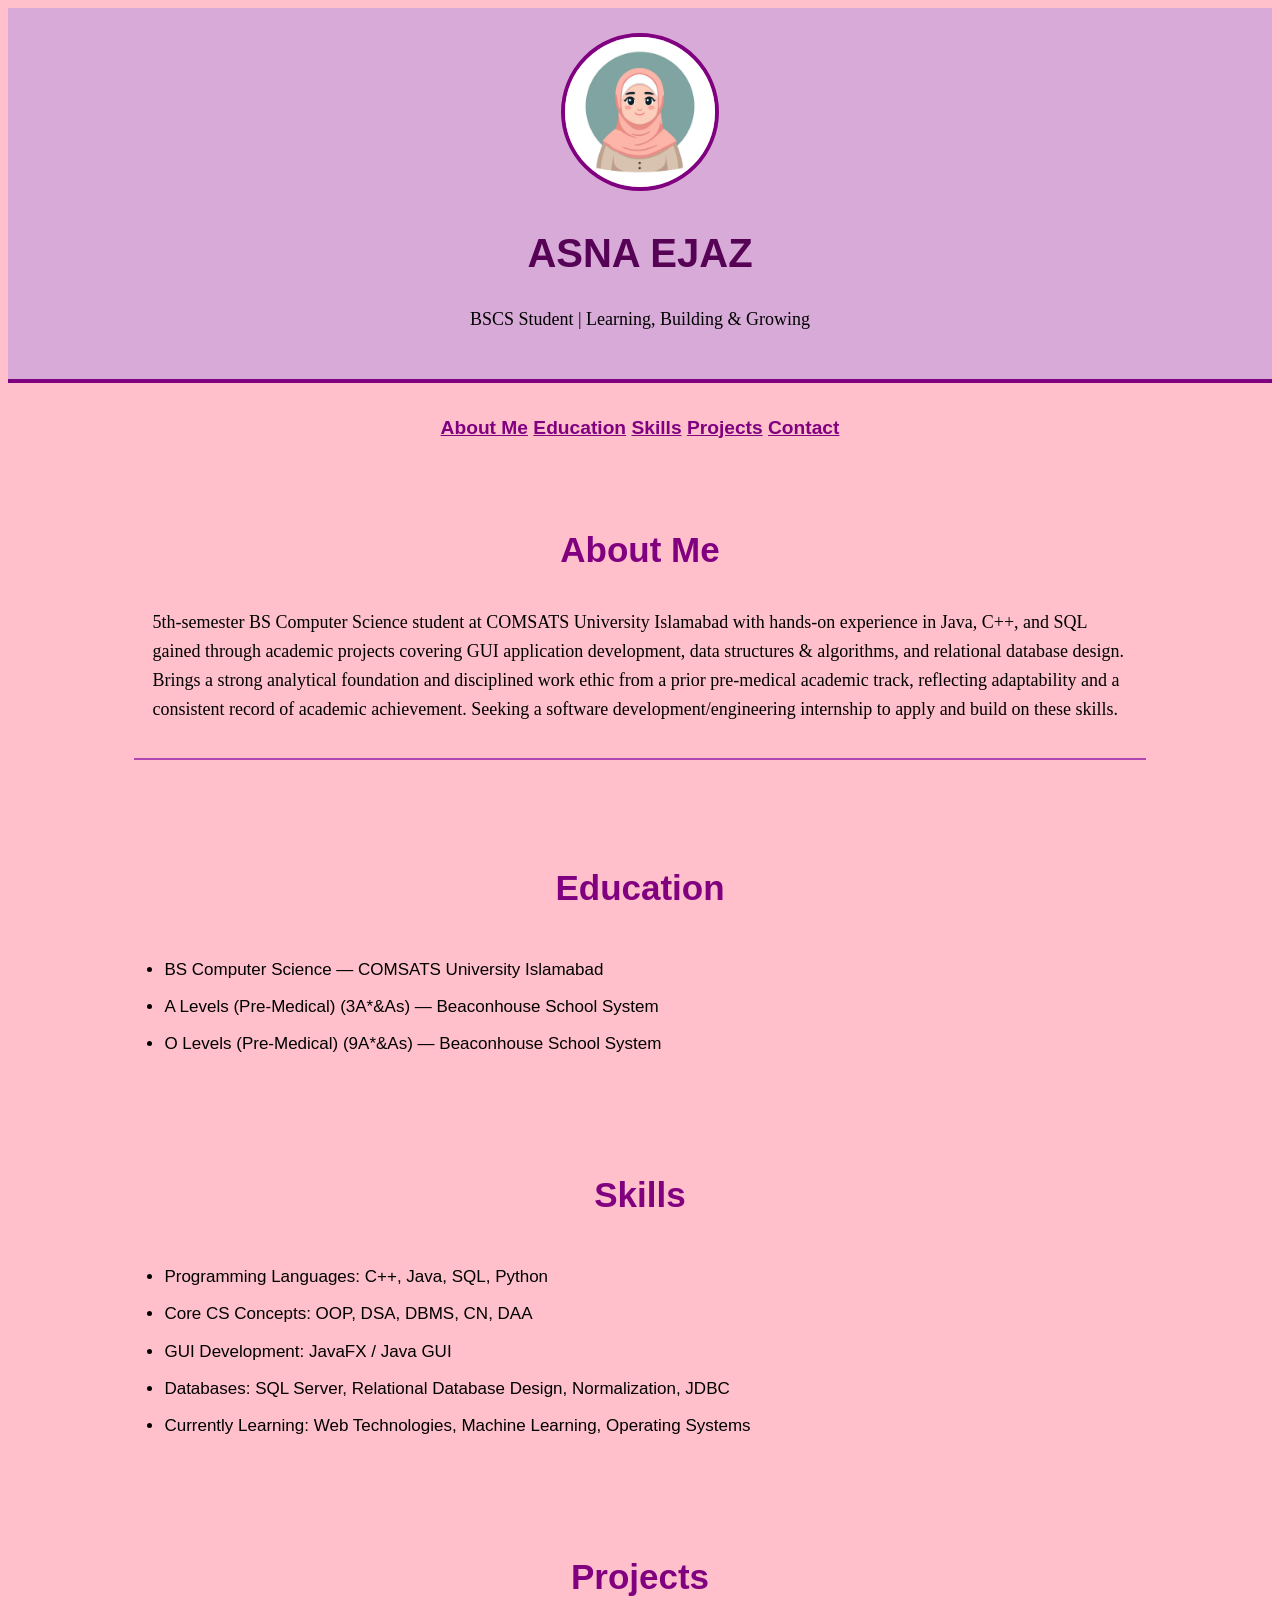
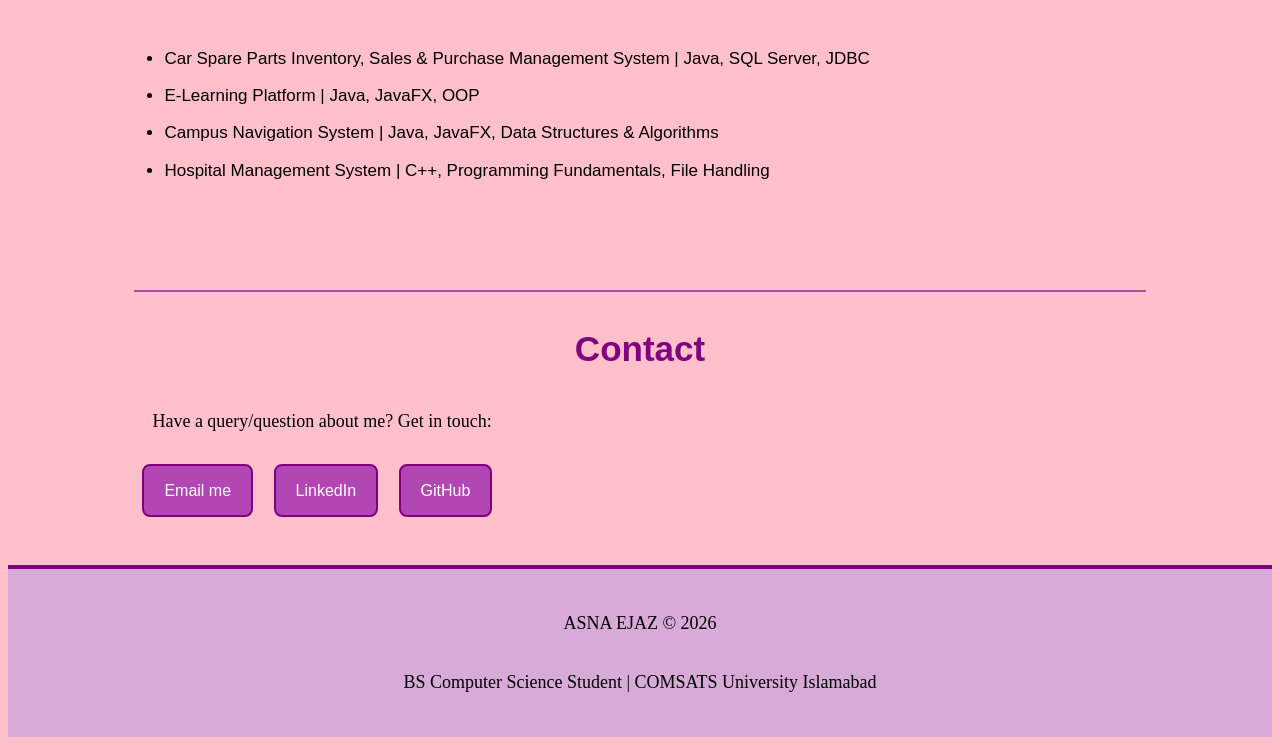
<file: Assignment 1/index.html>
<!doctype html>

<html lang="en">
  <head>
    <meta charset="UTF-8" />
    <meta name="viewport" content="width=device-width, initial-scale=1.0" />
    <link rel="stylesheet" href="style.css" />
    <title>Asna Ejaz - About Me</title>
  </head>

  <body>
    <header>
      <img src="picture.avif"" alt="Profile Picture" />
      <h1>ASNA EJAZ</h1>
      <p>BSCS Student | Learning, Building & Growing</p>
    </header>

    <nav>
      <a href="#about">About Me</a>
      <a href="#education">Education</a>
      <a href="#skills">Skills</a>
      <a href="#projects">Projects</a>
      <a href="#contact">Contact</a>
    </nav>

    <main>
      <section id="about" class="About_Me">
        <h2>About Me</h2>
        <p>
          5th-semester BS Computer Science student at COMSATS University
          Islamabad with hands-on experience in Java, C++, and SQL gained
          through academic projects covering GUI application development, data
          structures & algorithms, and relational database design. Brings a
          strong analytical foundation and disciplined work ethic from a prior
          pre-medical academic track, reflecting adaptability and a consistent
          record of academic achievement. Seeking a software
          development/engineering internship to apply and build on these skills.
        </p>
        <hr />
      </section>

      <section id="education" class="Education">
        <h2>Education</h2>
        <ul>
          <li>BS Computer Science — COMSATS University Islamabad</li>
          <li>A Levels (Pre-Medical) (3A*&As) — Beaconhouse School System</li>
          <li>O Levels (Pre-Medical) (9A*&As) — Beaconhouse School System</li>
        </ul>
      </section>

      <section id="skills" class="Skills">
        <h2>Skills</h2>
        <ul>
          <li>Programming Languages: C++, Java, SQL, Python</li>
          <li>Core CS Concepts: OOP, DSA, DBMS, CN, DAA</li>
          <li>GUI Development: JavaFX / Java GUI</li>
          <li>
            Databases: SQL Server, Relational Database Design, Normalization,
            JDBC
          </li>
          <li>
            Currently Learning: Web Technologies, Machine Learning, Operating
            Systems
          </li>
        </ul>
      </section>

      <section id="projects" class="Projects">
        <h2>Projects</h2>
        <ul>
          <li>
            Car Spare Parts Inventory, Sales & Purchase Management System |
            Java, SQL Server, JDBC
          </li>
          <li>E-Learning Platform | Java, JavaFX, OOP</li>
          <li>
            Campus Navigation System | Java, JavaFX, Data Structures &
            Algorithms
          </li>
          <li>
            Hospital Management System | C++, Programming Fundamentals, File
            Handling
          </li>
        </ul>
      </section>

      <section id="contact" class="Contact">
        <hr />
        <h2>Contact</h2>
        <p>Have a query/question about me? Get in touch:</p>
        <a class="btn" href="mailto:asnaejaz7@gmail.com"> Email me </a>
        <a
          class="btn"
          href="https://www.linkedin.com/in/asna-ejaz-a03300438/"
          target="_blank"
        >
          LinkedIn
        </a>

        <a
          class="btn"
          href="https://github.com/asnaejaz/WEB-TECHLOLOGY-Semester-5---FA26-"
          target="_blank"
        >
          GitHub
        </a>
      </section>
    </main>

    <footer>
      <p>ASNA EJAZ © 2026</p>
      <p>BS Computer Science Student | COMSATS University Islamabad</p>
    </footer>
  </body>
</html>
</file>
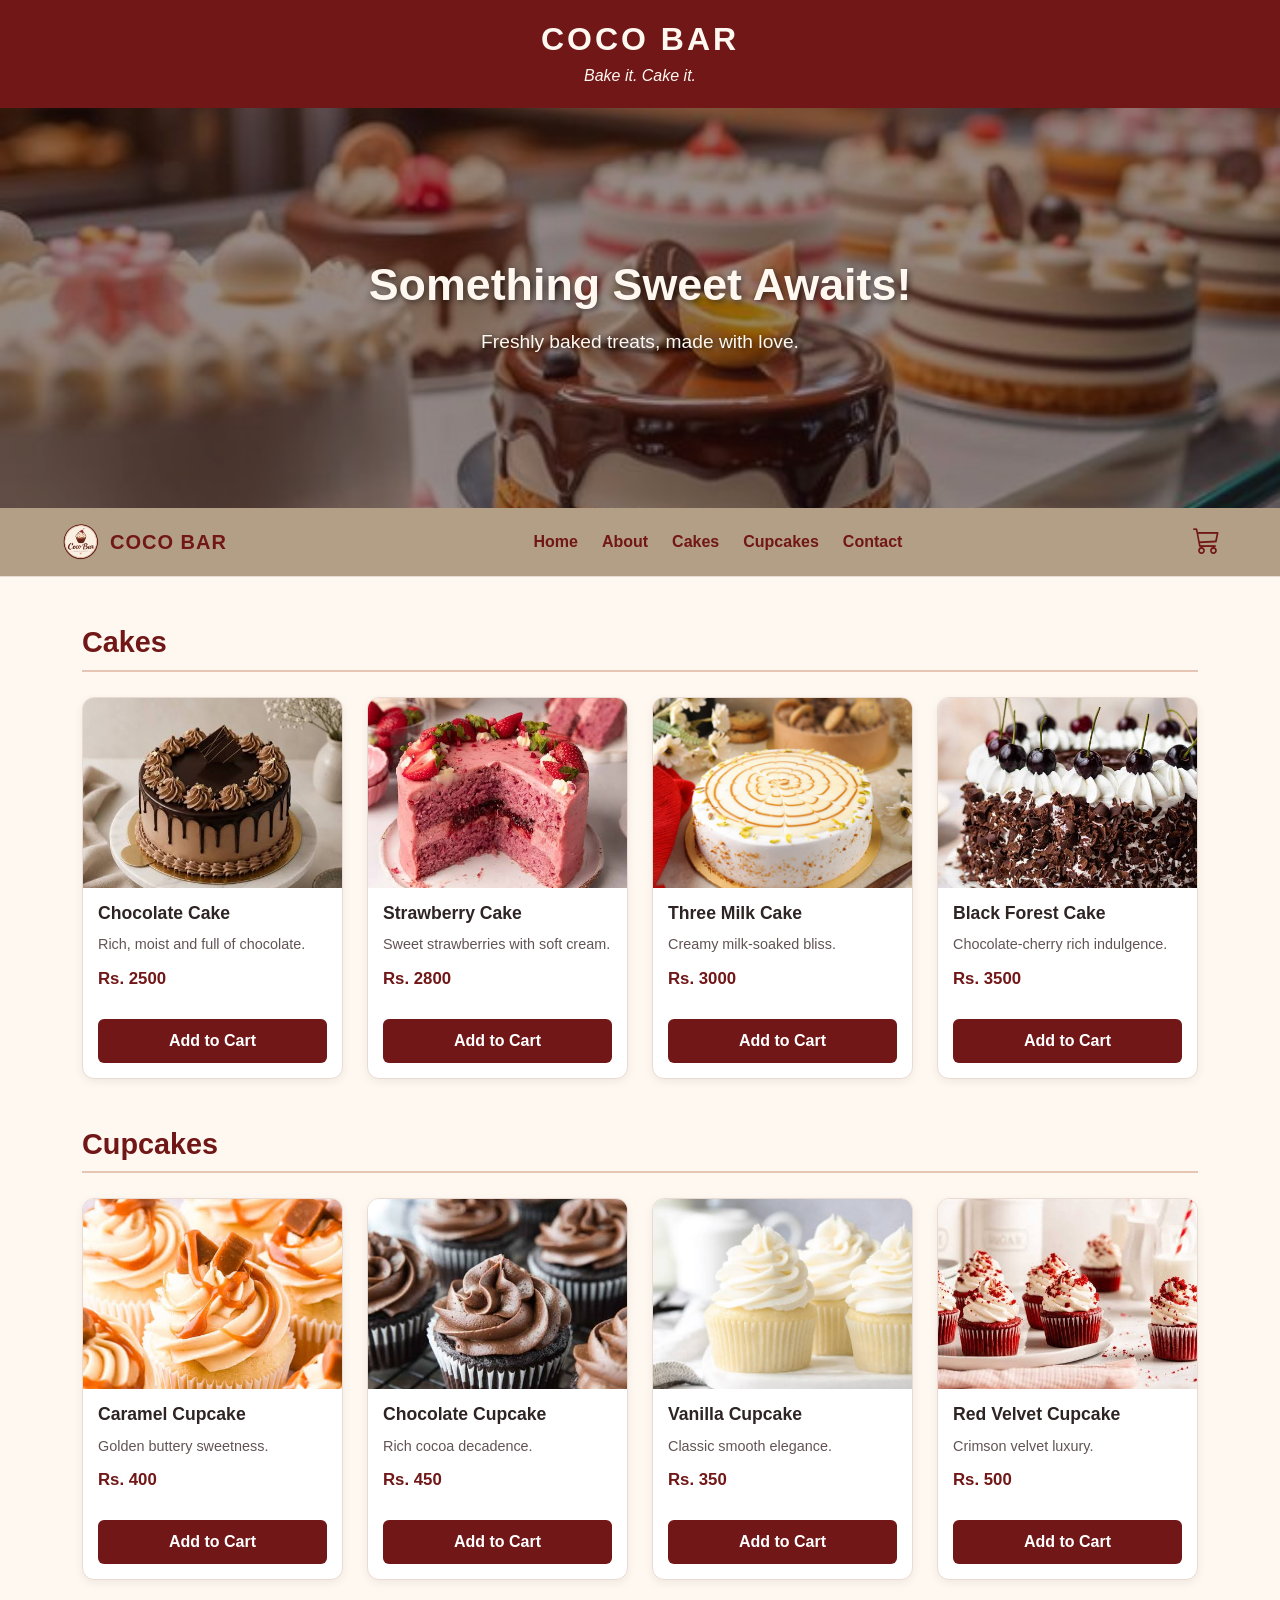
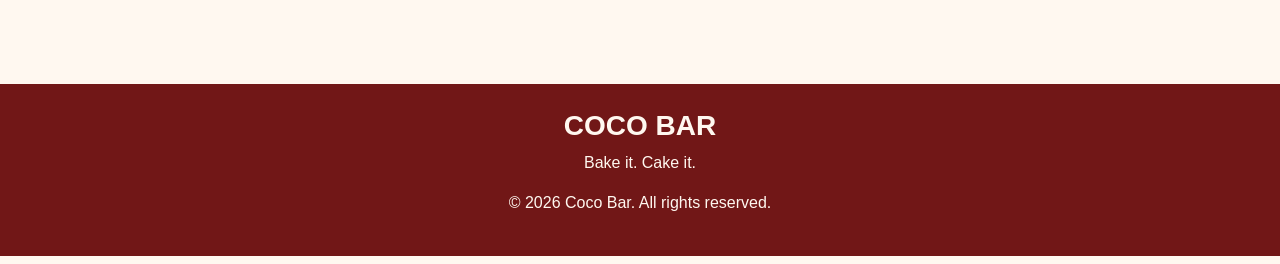
<file: Assignment 2/index.html>
<!doctype html>
<html lang="en">
  <head>
    <meta charset="UTF-8" />
    <meta name="viewport" content="width=device-width, initial-scale=1.0" />
    <title>COCO BAR | Bakery & Cafe</title>
    <link
      href="https://cdn.jsdelivr.net/npm/bootstrap@5.3.3/dist/css/bootstrap.min.css"
      rel="stylesheet"
    />
    <link
      rel="stylesheet"
      href="https://cdn.jsdelivr.net/npm/bootstrap-icons@1.11.3/font/bootstrap-icons.min.css"
    />
    <link rel="stylesheet" href="style.css" />
  </head>
  <body>
    <header>
      <h1>COCO BAR</h1>
      <p>Bake it. Cake it.</p>
    </header>

    <section class="intro" id="About">
      <img src="display.jpg" alt="Display of COCO BAR bakery treats" />

      <div class="intro-text">
        <h2>Something Sweet Awaits!</h2>
        <p>Freshly baked treats, made with love.</p>
      </div>
    </section>

    <nav class="navbar px-3 px-lg-5">
      <div class="container-fluid">
        <a
          class="navbar-brand d-flex align-items-center gap-2"
          href="index.html"
        >
          <img src="coco-bar.png" alt="COCO BAR Logo" />
          <span>COCO BAR</span>
        </a>

        <!-- 1. Hidden Checkbox (Toggle Logic) -->
        <input type="checkbox" id="menu-toggle" class="menu-checkbox" />

        <!-- 2. Hamburger Button (Label jo checkbox ko control kare ga) -->
        <label for="menu-toggle" class="navbar-toggler">
          <span class="navbar-toggler-icon"></span>
        </label>

        <!-- 3. Menu Links & Cart Container -->
        <div class="navbar-menu" id="mainNavbar">
          <ul class="navbar-nav mx-auto mb-2 mb-md-0">
            <li class="nav-item">
              <a class="nav-link" href="index.html">Home</a>
            </li>
            <li class="nav-item">
              <a class="nav-link" href="#About">About</a>
            </li>
            <li class="nav-item">
              <a class="nav-link" href="#Cakes">Cakes</a>
            </li>
            <li class="nav-item">
              <a class="nav-link" href="#CupCakes">Cupcakes</a>
            </li>
            <li class="nav-item">
              <a class="nav-link" href="#Contact">Contact</a>
            </li>
          </ul>

          <a href="#menu" class="nav-link cart">
            <i class="bi bi-cart3"></i>
          </a>
        </div>
      </div>
    </nav>

    <main id="menu" class="container py-5">
      <section class="mb-5" id="Cakes">
        <h2 class="category-title">Cakes</h2>

        <div class="row g-4">
          <div class="col-6 col-md-4 col-lg-3">
            <article class="product-card">
              <a href="chocolate-cake.html">
                <img src="chocolate-cake.jfif" alt="Chocolate Cake" />
              </a>
              <div class="product-info">
                <h3>
                  <a href="chocolate-cake.html">Chocolate Cake</a>
                </h3>
                <p>Rich, moist and full of chocolate.</p>
                <span class="price">Rs. 2500</span>
                <button type="button">Add to Cart</button>
              </div>
            </article>
          </div>

          <div class="col-6 col-md-4 col-lg-3">
            <article class="product-card">
              <img src="strawberry-cake.jfif" alt="Strawberry Cake" />
              <div class="product-info">
                <h3>Strawberry Cake</h3>
                <p>Sweet strawberries with soft cream.</p>
                <span class="price">Rs. 2800</span>
                <button type="button">Add to Cart</button>
              </div>
            </article>
          </div>

          <div class="col-6 col-md-4 col-lg-3">
            <article class="product-card">
              <img src="three-milk-cake.jfif" alt="Three Milk Cake" />
              <div class="product-info">
                <h3>Three Milk Cake</h3>
                <p>Creamy milk-soaked bliss.</p>
                <span class="price">Rs. 3000</span>
                <button type="button">Add to Cart</button>
              </div>
            </article>
          </div>

          <div class="col-6 col-md-4 col-lg-3">
            <article class="product-card">
              <img src="black-forest-cake.jfif" alt="Black Forest Cake" />
              <div class="product-info">
                <h3>Black Forest Cake</h3>
                <p>Chocolate-cherry rich indulgence.</p>
                <span class="price">Rs. 3500</span>
                <button type="button">Add to Cart</button>
              </div>
            </article>
          </div>
        </div>
      </section>

      <section class="mb-5" id="CupCakes">
        <h2 class="category-title">Cupcakes</h2>

        <div class="row g-4">
          <div class="col-6 col-md-4 col-lg-3">
            <article class="product-card">
              <img src="caramel-cupcake.jfif" alt="Caramel Cupcake" />
              <div class="product-info">
                <h3>Caramel Cupcake</h3>
                <p>Golden buttery sweetness.</p>
                <span class="price">Rs. 400</span>
                <button type="button">Add to Cart</button>
              </div>
            </article>
          </div>

          <div class="col-6 col-md-4 col-lg-3">
            <article class="product-card">
              <img src="chocolate-cupcake.jfif" alt="Chocolate Cupcake" />
              <div class="product-info">
                <h3>Chocolate Cupcake</h3>
                <p>Rich cocoa decadence.</p>
                <span class="price">Rs. 450</span>
                <button type="button">Add to Cart</button>
              </div>
            </article>
          </div>

          <div class="col-6 col-md-4 col-lg-3">
            <article class="product-card">
              <img src="vanilla-cupcake.jfif" alt="Vanilla Cupcake" />
              <div class="product-info">
                <h3>Vanilla Cupcake</h3>
                <p>Classic smooth elegance.</p>
                <span class="price">Rs. 350</span>
                <button type="button">Add to Cart</button>
              </div>
            </article>
          </div>

          <div class="col-6 col-md-4 col-lg-3">
            <article class="product-card">
              <img src="red-velvet-cupcake.jpg" alt="Red Velvet Cupcake" />
              <div class="product-info">
                <h3>Red Velvet Cupcake</h3>
                <p>Crimson velvet luxury.</p>
                <span class="price">Rs. 500</span>
                <button type="button">Add to Cart</button>
              </div>
            </article>
          </div>
        </div>
      </section>
    </main>

    <footer id="Contact">
      <h3>COCO BAR</h3>
      <p>Bake it. Cake it.</p>
      <p>&copy; 2026 Coco Bar. All rights reserved.</p>
    </footer>
  </body>
</html>
</file>
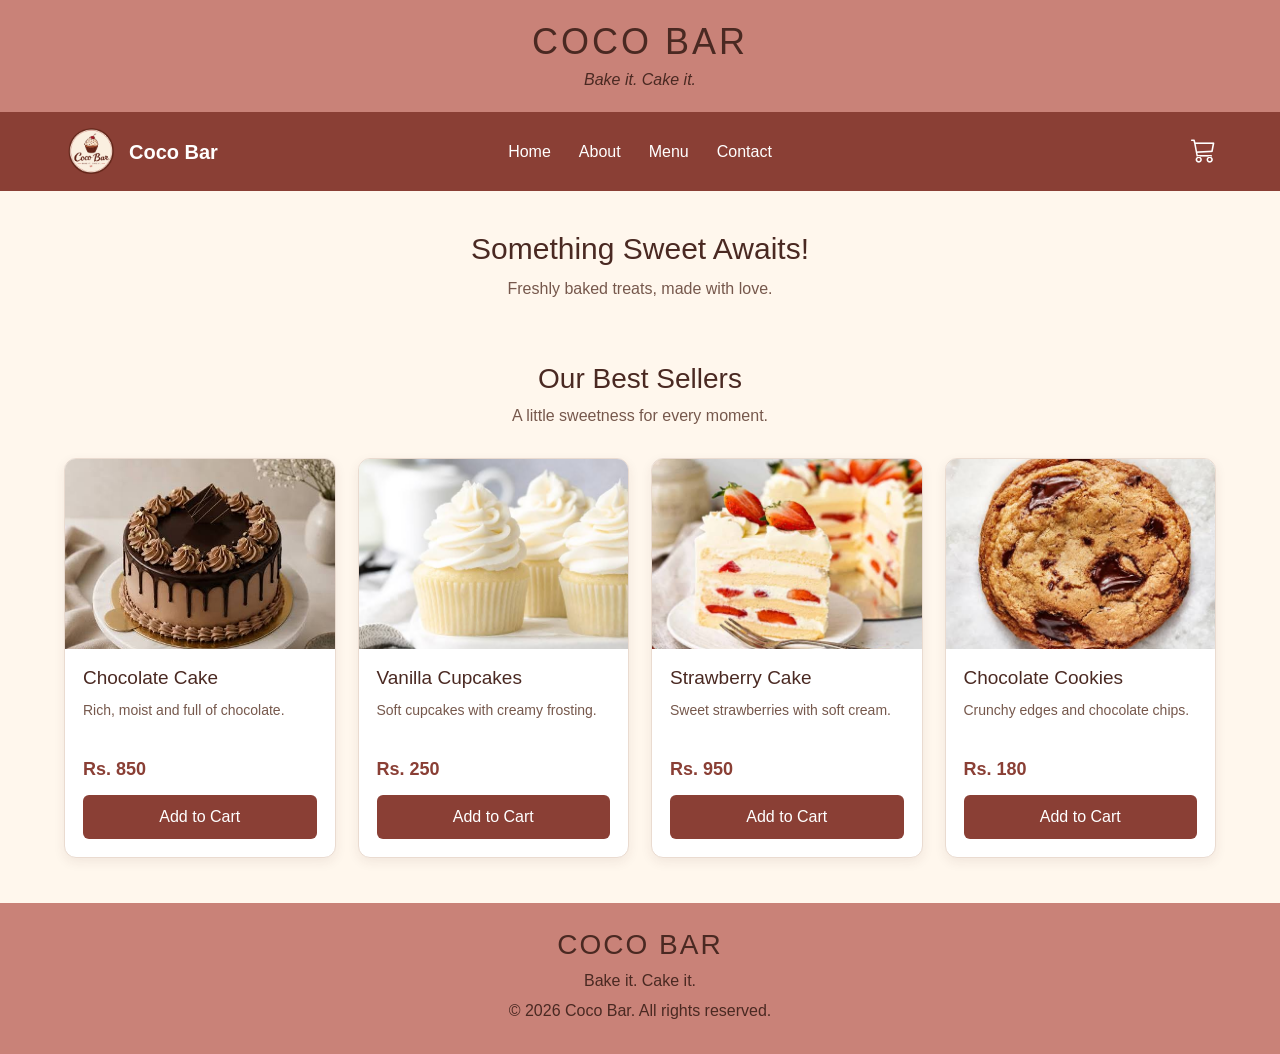
<file: LAB 2/index.html>
<!doctype html>
<html lang="en">
  <head>
    <meta charset="UTF-8" />
    <meta name="viewport" content="width=device-width, initial-scale=1.0" />
    <title>Coco Bar | Bakery & Cafe</title>

    <!-- Bootstrap CSS -->
    <link
      href="https://cdn.jsdelivr.net/npm/bootstrap@5.3.3/dist/css/bootstrap.min.css"
      rel="stylesheet"
    />

    <!-- Bootstrap Icons -->
    <link
      rel="stylesheet"
      href="https://cdn.jsdelivr.net/npm/bootstrap-icons@1.11.3/font/bootstrap-icons.min.css"
    />

    <!-- Custom CSS -->
    <link rel="stylesheet" href="style.css" />
  </head>

  <body>
    <!-- Header -->
    <header class="site-header">
      <h1>COCO BAR</h1>
      <p>Bake it. Cake it.</p>
    </header>

    <!-- Responsive Navbar -->
    <nav class="navbar-custom">
      <!-- Logo -->
      <a href="#" class="logo">
        <img src="coco-bar.png" alt="Coco Bar logo" />
        <span>Coco Bar</span>
      </a>

      <!-- CSS-only hamburger toggle -->
      <input type="checkbox" id="menu-toggle" />

      <label
        for="menu-toggle"
        class="hamburger"
        aria-label="Toggle navigation menu"
      >
        <i class="bi bi-list"></i>
      </label>

      <!-- Navigation links -->
      <div class="nav-links">
        <a href="#">Home</a>
        <a href="#about">About</a>
        <a href="#menu">Menu</a>
        <a href="#contact">Contact</a>
      </div>

      <!-- Cart -->
      <a href="#menu" class="cart" aria-label="Shopping cart">
        <i class="bi bi-cart3"></i>
      </a>
    </nav>

    <!-- Intro -->
    <section class="welcome" id="about">
      <h2>Something Sweet Awaits!</h2>
      <p>Freshly baked treats, made with love.</p>
    </section>

    <!-- Product Grid -->
    <main class="container-fluid product-section" id="menu">
      <h2>Our Best Sellers</h2>
      <p class="section-description">A little sweetness for every moment.</p>

      <div class="product-grid">
        <article class="product-card">
          <img src="chocolate-cake.jfif" alt="Chocolate cake" />
          <div class="product-info">
            <h3>Chocolate Cake</h3>
            <p>Rich, moist and full of chocolate.</p>
            <span class="price">Rs. 850</span>
            <button type="button">Add to Cart</button>
          </div>
        </article>

        <article class="product-card">
          <img src="vanilla-cupcake.jfif" alt="Fresh cupcakes" />
          <div class="product-info">
            <h3>Vanilla Cupcakes</h3>
            <p>Soft cupcakes with creamy frosting.</p>
            <span class="price">Rs. 250</span>
            <button type="button">Add to Cart</button>
          </div>
        </article>

        <article class="product-card">
          <img src="strawberry-cake.jfif" alt="Strawberry cake" />
          <div class="product-info">
            <h3>Strawberry Cake</h3>
            <p>Sweet strawberries with soft cream.</p>
            <span class="price">Rs. 950</span>
            <button type="button">Add to Cart</button>
          </div>
        </article>

        <article class="product-card">
          <img src="chocolate-cookies.jfif" alt="Freshly baked cookies" />
          <div class="product-info">
            <h3>Chocolate Cookies</h3>
            <p>Crunchy edges and chocolate chips.</p>
            <span class="price">Rs. 180</span>
            <button type="button">Add to Cart</button>
          </div>
        </article>
      </div>
    </main>

    <!-- Footer -->
    <footer id="contact">
      <h3>COCO BAR</h3>
      <p>Bake it. Cake it.</p>
      <p>&copy; 2026 Coco Bar. All rights reserved.</p>
    </footer>
  </body>
</html>
</file>
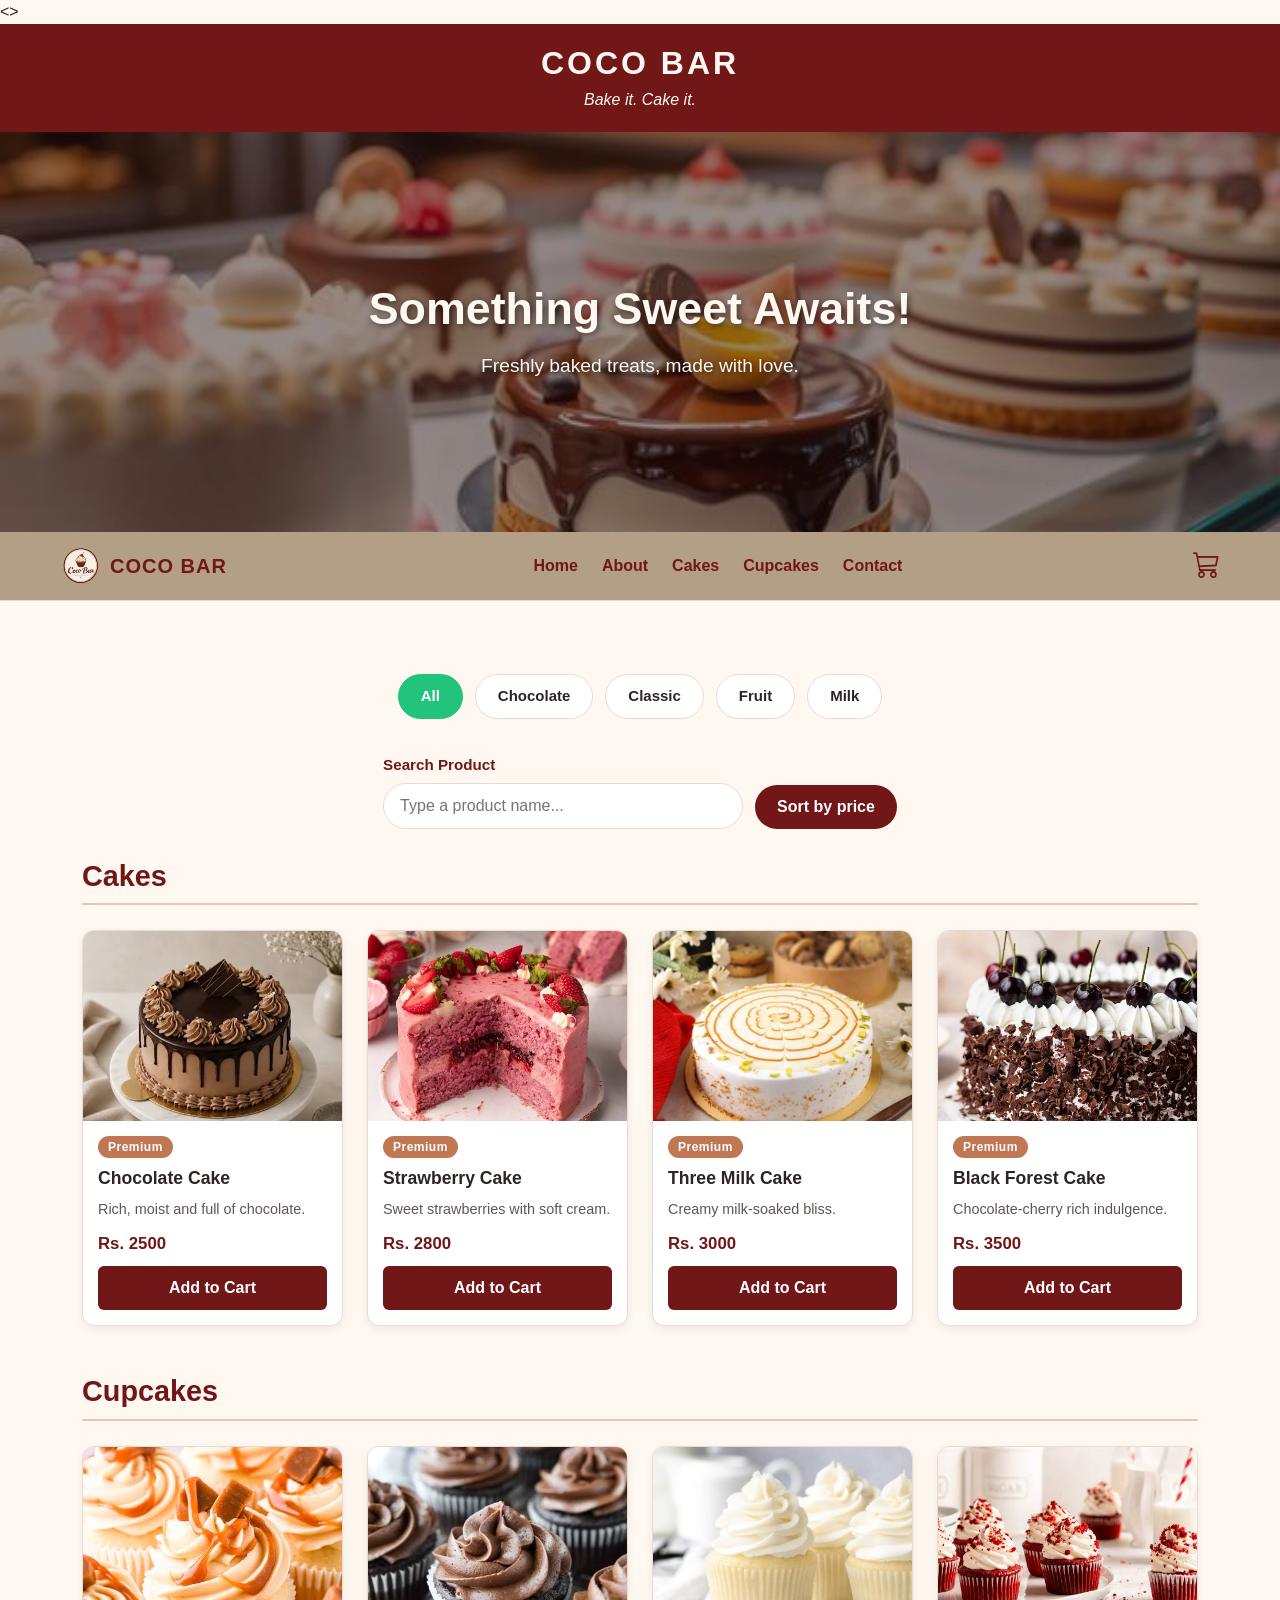
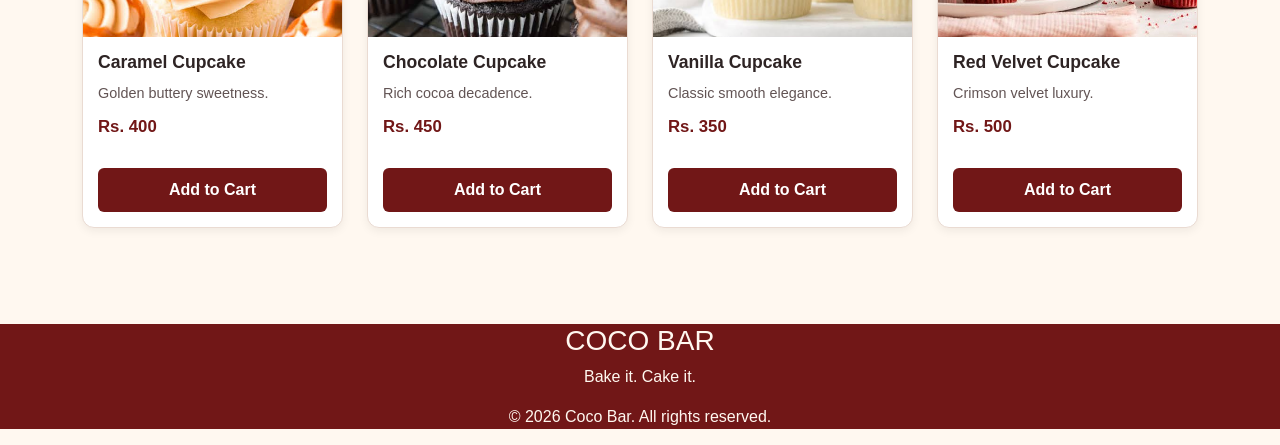
<file: midterm/index.html>
<!doctype html>
<html lang="en">
  <head>
    <meta charset="UTF-8" />
    <meta name="viewport" content="width=device-width, initial-scale=1.0" />
    <title>COCO BAR | Bakery & Cafe</title>

    <link
      href="https://cdn.jsdelivr.net/npm/bootstrap@5.3.3/dist/css/bootstrap.min.css"
      rel="stylesheet"
    />

    <link
      rel="stylesheet"
      href="https://cdn.jsdelivr.net/npm/bootstrap-icons@1.11.3/font/bootstrap-icons.min.css"
    />

    <link rel="stylesheet" href="style.css" />
  </head>

  <>
    <!-- Header -->
    <header>
      <h1>COCO BAR</h1>
      <p>Bake it. Cake it.</p>
    </header>

    <!-- Hero Section -->
    <section class="intro" id="About">
      <img src="display.jpg" alt="Display of COCO BAR bakery treats" />

      <div class="intro-text">
        <h2>Something Sweet Awaits!</h2>
        <p>Freshly baked treats, made with love.</p>
      </div>
    </section>

    <!-- Navbar -->
    <nav class="navbar px-3 px-lg-5">
      <div class="container-fluid">
        <a
          class="navbar-brand d-flex align-items-center gap-2"
          href="index.html"
        >
          <img src="coco-bar.png" alt="COCO BAR Logo" />
          <span>COCO BAR</span>
        </a>

        <!-- Hidden Checkbox -->
        <input type="checkbox" id="menu-toggle" class="menu-checkbox" />

        <!-- Hamburger Button -->
        <label for="menu-toggle" class="navbar-toggler">
          <span class="navbar-toggler-icon"></span>
        </label>

        <!-- Navbar Links -->
        <div class="navbar-menu" id="mainNavbar">
          <ul class="navbar-nav mx-auto mb-2 mb-md-0">
            <li class="nav-item">
              <a class="nav-link" href="index.html">Home</a>
            </li>

            <li class="nav-item">
              <a class="nav-link" href="#About">About</a>
            </li>

            <li class="nav-item">
              <a class="nav-link" href="#Cakes">Cakes</a>
            </li>

            <li class="nav-item">
              <a class="nav-link" href="#CupCakes">Cupcakes</a>
            </li>

            <li class="nav-item">
              <a class="nav-link" href="#Contact">Contact</a>
            </li>
          </ul>

          <a href="#menu" class="nav-link cart">
            <i class="bi bi-cart3"></i>
          </a>
        </div>
      </div>
    </nav>

    <!-- Main Section -->
    <main id="menu" class="container py-5">
      <!-- Category Filter -->
      <div class="category-filter">
        <input type="radio" name="category" id="filter-all" checked />
        <label for="filter-all">All</label>

        <input type="radio" name="category" id="filter-chocolate" />
        <label for="filter-chocolate">Chocolate</label>

        <input type="radio" name="category" id="filter-classic" />
        <label for="filter-classic">Classic</label>

        <input type="radio" name="category" id="filter-fruit" />
        <label for="filter-fruit">Fruit</label>

        <input type="radio" name="category" id="filter-milk" />
        <label for="filter-milk">Milk</label>
      </div>

      <!-- Search and Sort -->
<div class="tools">
  <div class="search-group">
    <label for="search-box" class="search-label">Search Product</label>
    <input
      type="search"
      id="search-box"
      placeholder="Type a product name..."
      autocomplete="off"
    />
  </div>

  <button type="button" id="sort-price">Sort by price</button>
</div>

      <!-- Cakes Section -->
      <section class="mb-5" id="Cakes">
        <h2 class="category-title">Cakes</h2>

        <div class="row g-4">
          <!-- Chocolate Cake -->
          <div class="col-6 col-md-4 col-lg-3 product-item category-chocolate">
            <article class="product-card">
              <a href="chocolate-cake.html">
                <img src="chocolate-cake.jfif" alt="Chocolate Cake" />
              </a>

              <div class="product-info">
                <h3>
                  <a href="chocolate-cake.html">Chocolate Cake</a>
                </h3>

                <p>Rich, moist and full of chocolate.</p>

                <span class="price">Rs. 2500</span>

                <button type="button">Add to Cart</button>
              </div>
            </article>
          </div>

          <!-- Strawberry Cake -->
          <div class="col-6 col-md-4 col-lg-3 product-item category-fruit">
            <article class="product-card">
              <img src="strawberry-cake.jfif" alt="Strawberry Cake" />

              <div class="product-info">
                <h3>Strawberry Cake</h3>

                <p>Sweet strawberries with soft cream.</p>

                <span class="price">Rs. 2800</span>

                <button type="button">Add to Cart</button>
              </div>
            </article>
          </div>

          <!-- Three Milk Cake -->
          <div class="col-6 col-md-4 col-lg-3 product-item category-milk">
            <article class="product-card">
              <img src="three-milk-cake.jfif" alt="Three Milk Cake" />

              <div class="product-info">
                <h3>Three Milk Cake</h3>

                <p>Creamy milk-soaked bliss.</p>

                <span class="price">Rs. 3000</span>

                <button type="button">Add to Cart</button>
              </div>
            </article>
          </div>

          <!-- Black Forest Cake -->
          <div class="col-6 col-md-4 col-lg-3 product-item category-classic">
            <article class="product-card">
              <img src="black-forest-cake.jfif" alt="Black Forest Cake" />

              <div class="product-info">
                <h3>Black Forest Cake</h3>

                <p>Chocolate-cherry rich indulgence.</p>

                <span class="price">Rs. 3500</span>

                <button type="button">Add to Cart</button>
              </div>
            </article>
          </div>
        </div>
      </section>

      <!-- Cupcakes Section -->
      <section class="mb-5" id="CupCakes">
        <h2 class="category-title">Cupcakes</h2>

        <div class="row g-4">
          <!-- Caramel Cupcake -->
          <div class="col-6 col-md-4 col-lg-3 product-item category-classic">
            <article class="product-card">
              <img src="caramel-cupcake.jfif" alt="Caramel Cupcake" />

              <div class="product-info">
                <h3>Caramel Cupcake</h3>

                <p>Golden buttery sweetness.</p>

                <span class="price">Rs. 400</span>

                <button type="button">Add to Cart</button>
              </div>
            </article>
          </div>

          <!-- Chocolate Cupcake -->
          <div class="col-6 col-md-4 col-lg-3 product-item category-chocolate">
            <article class="product-card">
              <img src="chocolate-cupcake.jfif" alt="Chocolate Cupcake" />

              <div class="product-info">
                <h3>Chocolate Cupcake</h3>

                <p>Rich cocoa decadence.</p>

                <span class="price">Rs. 450</span>

                <button type="button">Add to Cart</button>
              </div>
            </article>
          </div>

          <!-- Vanilla Cupcake -->
          <div class="col-6 col-md-4 col-lg-3 product-item category-milk">
            <article class="product-card">
              <img src="vanilla-cupcake.jfif" alt="Vanilla Cupcake" />

              <div class="product-info">
                <h3>Vanilla Cupcake</h3>

                <p>Classic smooth elegance.</p>

                <span class="price">Rs. 350</span>

                <button type="button">Add to Cart</button>
              </div>
            </article>
          </div>

          <!-- Red Velvet Cupcake -->
          <div class="col-6 col-md-4 col-lg-3 product-item category-classic">
            <article class="product-card">
              <img src="red-velvet-cupcake.jpg" alt="Red Velvet Cupcake" />

              <div class="product-info">
                <h3>Red Velvet Cupcake</h3>

                <p>Crimson velvet luxury.</p>

                <span class="price">Rs. 500</span>

                <button type="button">Add to Cart</button>
              </div>
            </article>
          </div>
        </div>
      </section>
      <p id="no-results" class="no-results" hidden>No products found</p>
    </main>

    <!-- Footer -->
    <footer id="Contact">
      <h3>COCO BAR</h3>
      <p>Bake it. Cake it.</p>
      <p>&copy; 2026 Coco Bar. All rights reserved.</p>
    </footer>

    <script src="script.js"></script>
  </body>
</html>
</file>
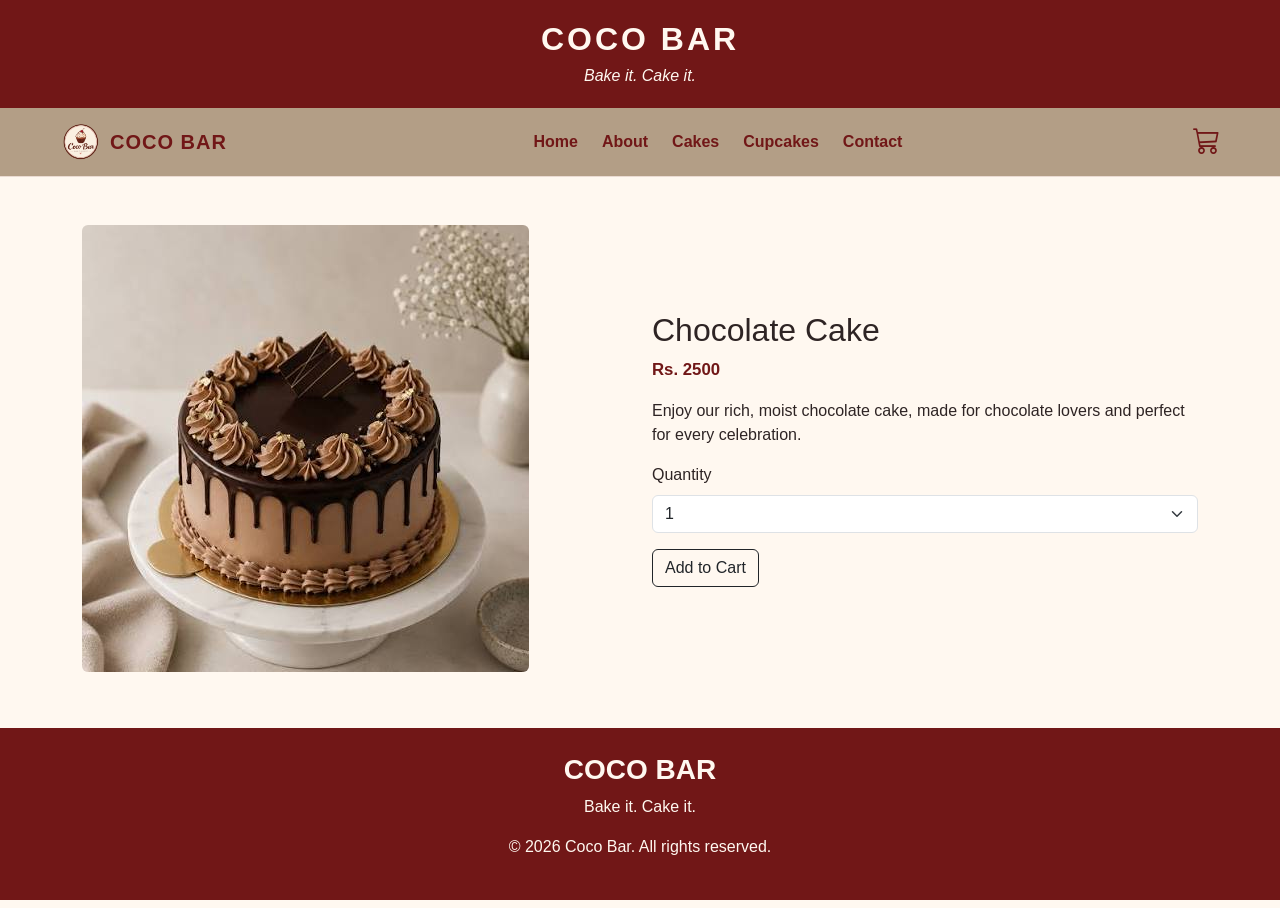
<file: Assignment 2/chocolate-cake.html>
<!doctype html>
<html lang="en">
  <head>
    <meta charset="UTF-8" />
    <meta name="viewport" content="width=device-width, initial-scale=1.0" />
    <title>Chocolate Cake | COCO BAR</title>
    <link
      href="https://cdn.jsdelivr.net/npm/bootstrap@5.3.3/dist/css/bootstrap.min.css"
      rel="stylesheet"
    />
    <link
      rel="stylesheet"
      href="https://cdn.jsdelivr.net/npm/bootstrap-icons@1.11.3/font/bootstrap-icons.min.css"
    />
    <link rel="stylesheet" href="style.css" />
  </head>

  <body>
    <header>
      <h1>COCO BAR</h1>
      <p>Bake it. Cake it.</p>
    </header>

    <nav class="navbar px-3 px-lg-5">
      <div class="container-fluid">
        <a
          class="navbar-brand d-flex align-items-center gap-2"
          href="index.html"
        >
          <img src="coco-bar.png" alt="COCO BAR Logo" />
          <span>COCO BAR</span>
        </a>

        <!-- 1. Hidden Checkbox (Toggle Logic) -->
        <input type="checkbox" id="menu-toggle" class="menu-checkbox" />

        <!-- 2. Hamburger Button (Label jo checkbox ko control kare ga) -->
        <label for="menu-toggle" class="navbar-toggler">
          <span class="navbar-toggler-icon"></span>
        </label>

        <!-- 3. Menu Links & Cart Container -->
        <div class="navbar-menu" id="mainNavbar">
          <ul class="navbar-nav mx-auto mb-2 mb-md-0">
            <li class="nav-item">
              <a class="nav-link" href="index.html">Home</a>
            </li>
            <li class="nav-item">
              <a class="nav-link" href="index.html">About</a>
            </li>
            <li class="nav-item">
              <a class="nav-link" href="index.html">Cakes</a>
            </li>
            <li class="nav-item">
              <a class="nav-link" href="index.html">Cupcakes</a>
            </li>
            <li class="nav-item">
              <a class="nav-link" href="#Contact">Contact</a>
            </li>
          </ul>

          <a href="#menu" class="nav-link cart">
            <i class="bi bi-cart3"></i>
          </a>
        </div>
      </div>
    </nav>

    <main class="container py-5">
      <div class="row g-4 align-items-center">
        <div class="col-12 col-md-6">
          <img
            src="chocolate-cake.jfif"
            alt="Chocolate Cake"
            class="img-fluid rounded"
          />
        </div>

        <div class="col-12 col-md-6">
          <h2>Chocolate Cake</h2>
          <p class="price">Rs. 2500</p>
          <p>
            Enjoy our rich, moist chocolate cake, made for chocolate lovers and
            perfect for every celebration.
          </p>
          <label for="quantity" class="form-label">Quantity</label>
          <select id="quantity" class="form-select mb-3">
            <option value="1">1</option>
            <option value="2">2</option>
            <option value="3">3</option>
            <option value="4">4</option>
            <option value="5">5</option>
          </select>

          <button type="button" class="btn btn-outline-dark">
            Add to Cart
          </button>
        </div>
      </div>
    </main>

    <footer id="Contact">
      <h3>COCO BAR</h3>
      <p>Bake it. Cake it.</p>
      <p>&copy; 2026 Coco Bar. All rights reserved.</p>
    </footer>
  </body>
</html>
</file>
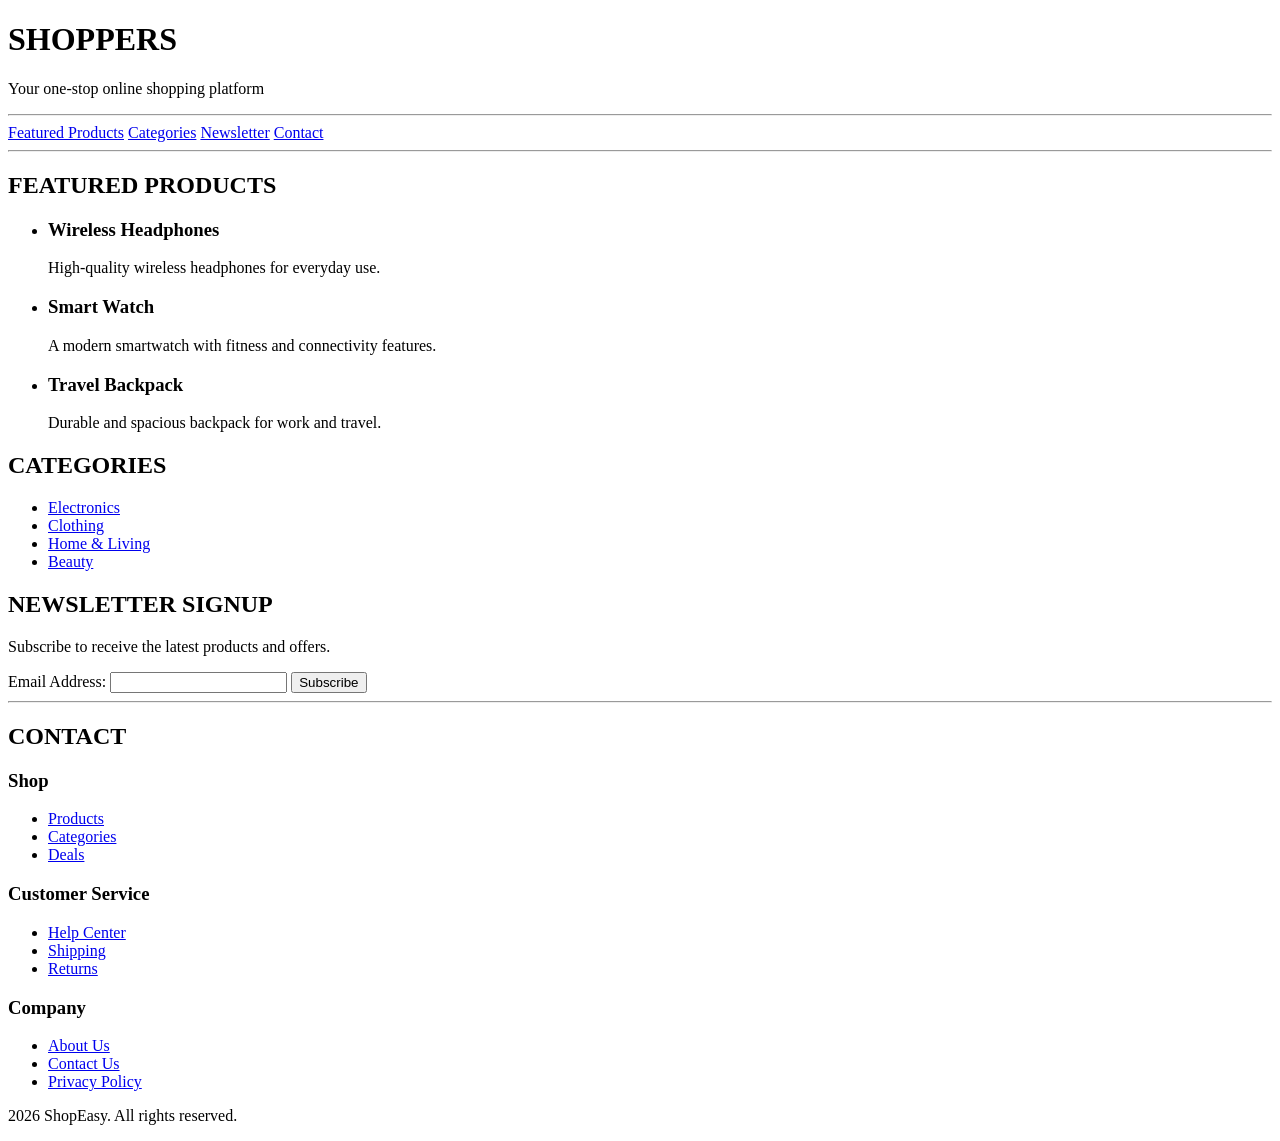
<file: LAB 1/e-commerce.html>
<!doctype html>
<html lang="en">
  <head>
    <meta charset="UTF-8" />
    <meta name="viewport" content="width=device-width, initial-scale=1.0" />
    <title>E-Commerce Homepage</title>
  </head>

  <body>
    <header>
      <h1>SHOPPERS</h1>
      <p>Your one-stop online shopping platform</p>
    </header>

    <hr />

    <nav>
      <a href="#featured-products">Featured Products</a>
      <a href="#categories">Categories</a>
      <a href="#newsletter">Newsletter</a>
      <a href="#contact">Contact</a>
    </nav>

    <hr />

    <main>
      <section id="featured-products">
        <h2>FEATURED PRODUCTS</h2>

        <ul>
          <li>
            <h3>Wireless Headphones</h3>
            <p>High-quality wireless headphones for everyday use.</p>
          </li>

          <li>
            <h3>Smart Watch</h3>
            <p>A modern smartwatch with fitness and connectivity features.</p>
          </li>

          <li>
            <h3>Travel Backpack</h3>
            <p>Durable and spacious backpack for work and travel.</p>
          </li>
        </ul>
      </section>

      <section id="categories">
        <h2>CATEGORIES</h2>

        <ul>
          <li><a href="#">Electronics</a></li>
          <li><a href="#">Clothing</a></li>
          <li><a href="#">Home &amp; Living</a></li>
          <li><a href="#">Beauty</a></li>
        </ul>
      </section>

      <section id="newsletter">
        <h2>NEWSLETTER SIGNUP</h2>

        <p>Subscribe to receive the latest products and offers.</p>

        <form action="#" method="post">
          <label for="email">Email Address:</label>
          <input type="email" id="email" name="email" required />
          <button type="submit">Subscribe</button>
        </form>
      </section>
    </main>

    <hr />

    <footer id="contact">
      <section>
        <h2>CONTACT</h2>
        <h3>Shop</h3>
        <ul>
          <li><a href="#">Products</a></li>
          <li><a href="#">Categories</a></li>
          <li><a href="#">Deals</a></li>
        </ul>
      </section>

      <section>
        <h3>Customer Service</h3>
        <ul>
          <li><a href="#">Help Center</a></li>
          <li><a href="#">Shipping</a></li>
          <li><a href="#">Returns</a></li>
        </ul>
      </section>

      <section>
        <h3>Company</h3>
        <ul>
          <li><a href="#">About Us</a></li>
          <li><a href="#">Contact Us</a></li>
          <li><a href="#">Privacy Policy</a></li>
        </ul>
      </section>

      <p>2026 ShopEasy. All rights reserved.</p>
    </footer>
  </body>
</html>
</file>
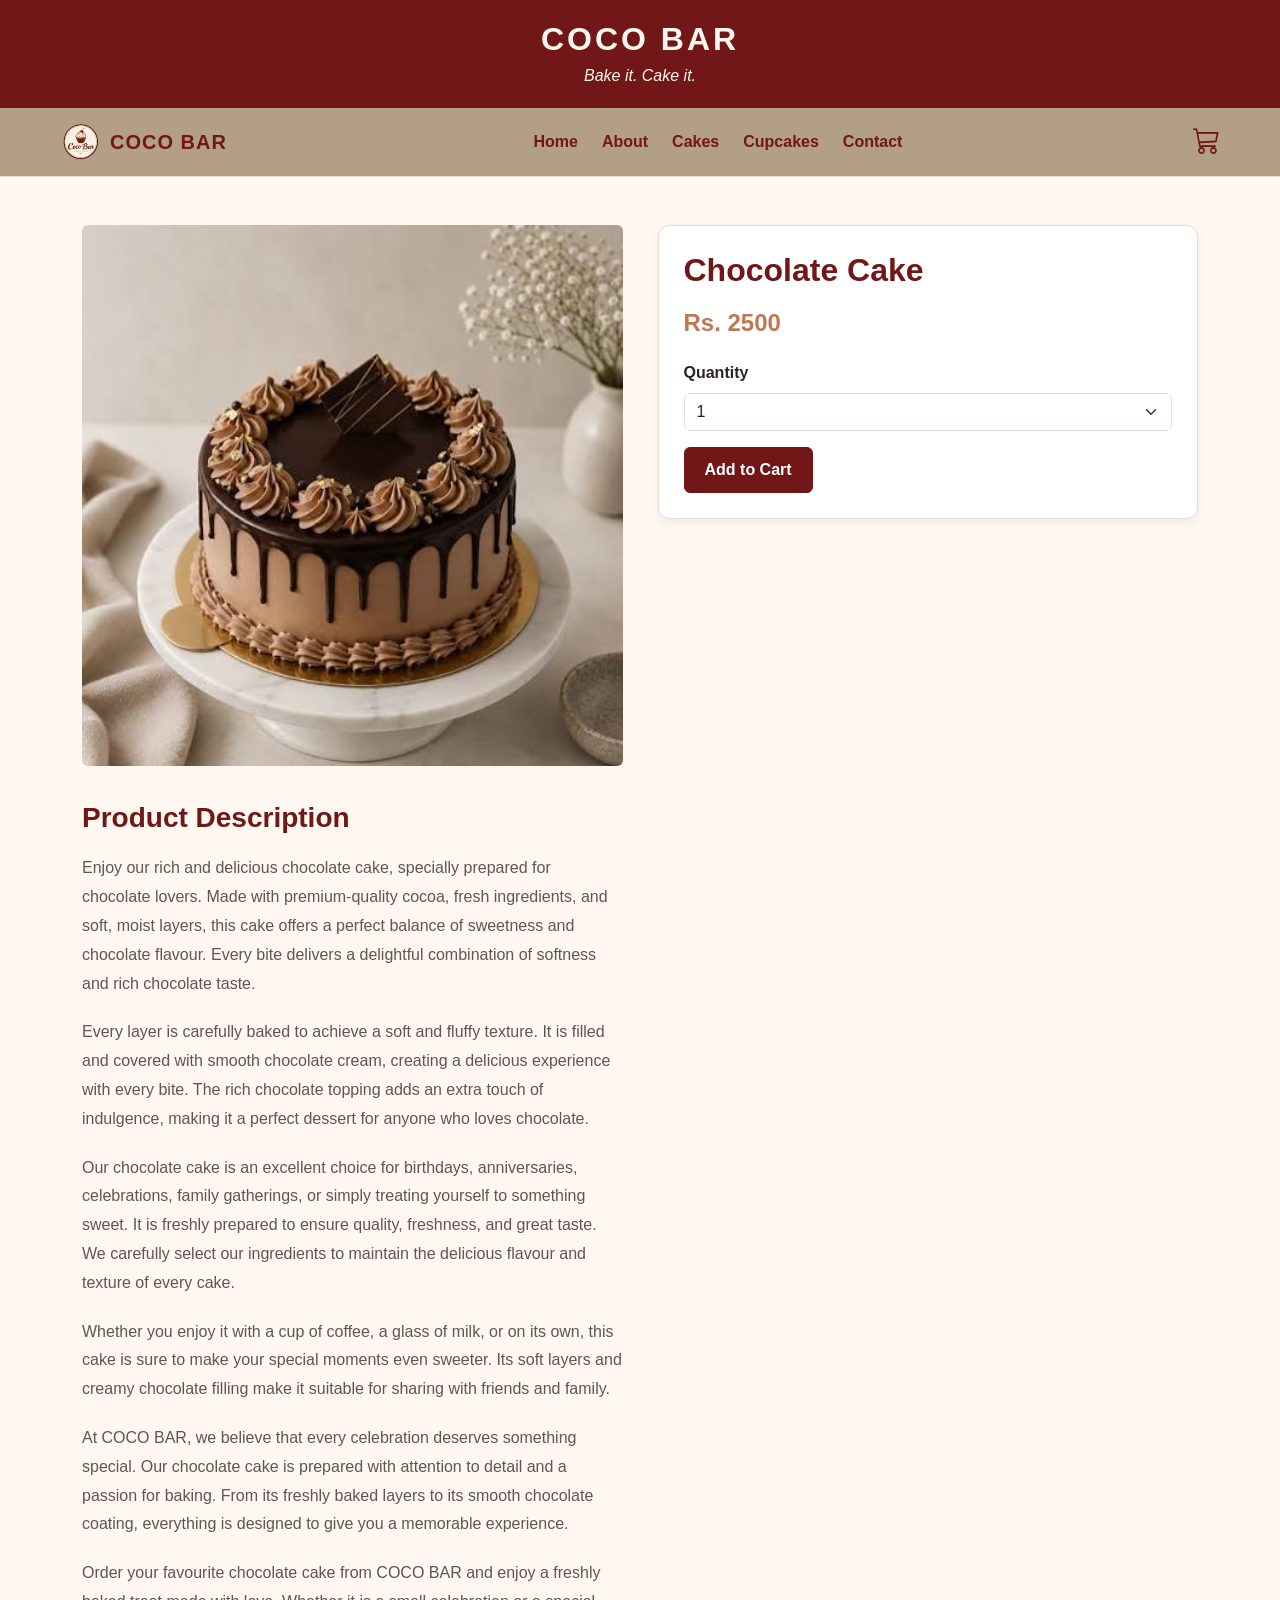
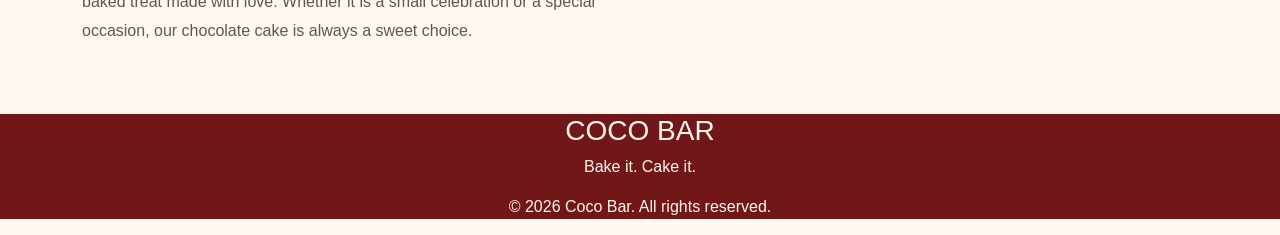
<file: midterm/chocolate-cake.html>
<!doctype html>
<html lang="en">
  <head>
    <meta charset="UTF-8" />
    <meta name="viewport" content="width=device-width, initial-scale=1.0" />

    <title>Chocolate Cake | COCO BAR</title>

    <!-- Bootstrap CSS -->
    <link
      href="https://cdn.jsdelivr.net/npm/bootstrap@5.3.3/dist/css/bootstrap.min.css"
      rel="stylesheet"
    />

    <!-- Bootstrap Icons -->
    <link
      rel="stylesheet"
      href="https://cdn.jsdelivr.net/npm/bootstrap-icons@1.11.3/font/bootstrap-icons.min.css"
    />

    <!-- Custom CSS -->
    <link rel="stylesheet" href="style.css" />
  </head>

  <body>
    <!-- Header -->
    <header>
      <h1>COCO BAR</h1>
      <p>Bake it. Cake it.</p>
    </header>

    <!-- Navigation Bar -->
    <nav class="navbar px-3 px-lg-5">
      <div class="container-fluid">
        <a
          class="navbar-brand d-flex align-items-center gap-2"
          href="index.html"
        >
          <img src="coco-bar.png" alt="COCO BAR Logo" />
          <span>COCO BAR</span>
        </a>

        <!-- Hidden Checkbox -->
        <input type="checkbox" id="menu-toggle" class="menu-checkbox" />

        <!-- Hamburger Button -->
        <label for="menu-toggle" class="navbar-toggler">
          <span class="navbar-toggler-icon"></span>
        </label>

        <!-- Navigation Links and Cart -->
        <div class="navbar-menu" id="mainNavbar">
          <ul class="navbar-nav mx-auto mb-2 mb-md-0">
            <li class="nav-item">
              <a class="nav-link" href="index.html">Home</a>
            </li>

            <li class="nav-item">
              <a class="nav-link" href="index.html">About</a>
            </li>

            <li class="nav-item">
              <a class="nav-link" href="index.html#Cakes">Cakes</a>
            </li>

            <li class="nav-item">
              <a class="nav-link" href="index.html#CupCakes">Cupcakes</a>
            </li>

            <li class="nav-item">
              <a class="nav-link" href="#Contact">Contact</a>
            </li>
          </ul>

          <a href="#menu" class="nav-link cart">
            <i class="bi bi-cart3"></i>
          </a>
        </div>
      </div>
    </nav>

    <!-- Main Product Section -->

    <main class="container py-5">
      <div class="product-layout">
        <!-- Product Image -->
        <div class="product-image">
          <img
            src="chocolate-cake.jfif"
            alt="Chocolate Cake"
            class="img-fluid rounded"
          />
        </div>

        <!-- Product Details -->
        <div class="product-details">
          <h2>Chocolate Cake</h2>

          <p class="price">Rs. 2500</p>

          <label for="quantity" class="form-label">Quantity</label>

          <select id="quantity" class="form-select mb-3">
            <option value="1">1</option>
            <option value="2">2</option>
            <option value="3">3</option>
            <option value="4">4</option>
            <option value="5">5</option>
          </select>

          <button type="button" class="btn btn-outline-dark">
            Add to Cart
          </button>
        </div>

        <!-- Product Description -->
        <div class="product-description">
          <h3>Product Description</h3>

          <p>
            Enjoy our rich and delicious chocolate cake, specially prepared for
            chocolate lovers. Made with premium-quality cocoa, fresh
            ingredients, and soft, moist layers, this cake offers a perfect
            balance of sweetness and chocolate flavour. Every bite delivers a
            delightful combination of softness and rich chocolate taste.
          </p>

          <p>
            Every layer is carefully baked to achieve a soft and fluffy texture.
            It is filled and covered with smooth chocolate cream, creating a
            delicious experience with every bite. The rich chocolate topping
            adds an extra touch of indulgence, making it a perfect dessert for
            anyone who loves chocolate.
          </p>

          <p>
            Our chocolate cake is an excellent choice for birthdays,
            anniversaries, celebrations, family gatherings, or simply treating
            yourself to something sweet. It is freshly prepared to ensure
            quality, freshness, and great taste. We carefully select our
            ingredients to maintain the delicious flavour and texture of every
            cake.
          </p>

          <p>
            Whether you enjoy it with a cup of coffee, a glass of milk, or on
            its own, this cake is sure to make your special moments even
            sweeter. Its soft layers and creamy chocolate filling make it
            suitable for sharing with friends and family.
          </p>

          <p>
            At COCO BAR, we believe that every celebration deserves something
            special. Our chocolate cake is prepared with attention to detail and
            a passion for baking. From its freshly baked layers to its smooth
            chocolate coating, everything is designed to give you a memorable
            experience.
          </p>

          <p>
            Order your favourite chocolate cake from COCO BAR and enjoy a
            freshly baked treat made with love. Whether it is a small
            celebration or a special occasion, our chocolate cake is always a
            sweet choice.
          </p>
        </div>
      </div>
    </main>

    <!-- Footer -->
    <footer id="Contact">
      <h3>COCO BAR</h3>

      <p>Bake it. Cake it.</p>

      <p>&copy; 2026 Coco Bar. All rights reserved.</p>
    </footer>
  </body>
</html>
</file>
<file: Assignment 1/style.css>
body {
  background-color: pink;
  font-family: Arial, sans-serif;
  line-height: 1.6;
}

header {
  background-color: rgb(216, 170, 216);
  text-align: center;
  font-size: larger;
  padding: 25px;
  margin-bottom: 20px;
  border-bottom: 4px solid purple;
}

nav {
  text-align: center;
  padding: 10px;
  margin-bottom: 20px;
  font-weight: bold;
  font-size: larger;
}

nav a {
  color: purple;
}

nav a:hover {
  color: white;
}

header img {
  width: 150px;
  height: 150px;
  border-radius: 50%;
  object-fit: cover;
  border: 4px solid purple;
  margin-bottom: 10px;
}

h1 {
  color: rgb(86, 3, 86);
  text-align: center;
  font-size: 40px;
  margin: 10px 0;
}

h2 {
  color: purple;
  text-align: center;
  font-size: 35px;
  margin-bottom: 20px;
}

p {
  padding: 10px 18px;
  margin: 10px 0;
  color: #000;
  font-family: "Times New Roman", Times, serif;
  font-size: 18px;
}

main {
  width: 80%;
  margin: 30px auto;
}

section {
  margin: 25px 0;
  padding: 10px 0;
}

ul {
  padding: 10px 30px;
}

li {
  margin: 10px 0;
  font-size: 17px;
}

.btn {
  display: inline-block;
  background-color: rgb(178, 70, 178);
  color: white;
  text-align: center;
  text-decoration: none;
  padding: 12px 20px;
  margin: 8px;
  border: 2px solid purple;
  border-radius: 8px;
}

.btn:hover {
  background-color: purple;
  color: white;
}

hr {
  border: 0;
  border-top: 2px solid rgb(178, 70, 178);
  margin: 25px 0;
}

footer {
  background-color: rgb(216, 170, 216);
  text-align: center;
  font-size: larger;
  padding: 20px;
  margin-top: 30px;
  border-top: 4px solid purple;
}
</file>
<file: Assignment 2/style.css>
/* ===== Variables ===== */
:root {
  --maroon: #711717;
  --maroon-dark: #4d1010;
  --accent: #c07854;
  --sand: #b39e86;
  --cream: #fff8f0;
  --text: #2e2424;
  --text-soft: #625454;
  --line: #eadbd2;
}

/* ===== Base ===== */
html {
  scroll-padding-top: 70px; /* keeps anchor targets clear of the sticky navbar */
}

body {
  font-family: Arial, sans-serif;
  background-color: var(--cream);
  color: var(--text);
}

/* ===== Header & footer (shared look) ===== */
header,
footer {
  text-align: center;
  background-color: var(--maroon);
  color: var(--cream);
}

header {
  padding: 20px;
}

header h1 {
  margin: 0;
  font-size: 2rem;
  letter-spacing: 3px;
  font-weight: bold;
}

header p {
  margin: 6px 0 0;
  font-style: italic;
}

/* ===== Hero ===== */
.intro {
  position: relative;
  height: 400px;
  overflow: hidden;
  background-color: var(--maroon);
}

.intro img {
  position: absolute;
  inset: 0;
  width: 100%;
  height: 100%;
  object-fit: cover;
}

.intro::before {
  content: "";
  position: absolute;
  inset: 0;
  background: rgba(35, 12, 12, 0.48);
  z-index: 1;
}

.intro-text {
  position: absolute;
  top: 50%;
  left: 50%;
  transform: translate(-50%, -50%);
  width: 90%;
  text-align: center;
  color: var(--cream);
  z-index: 2;
}

.intro-text h2 {
  margin-bottom: 15px;
  font-size: 2.8rem;
  font-weight: bold;
  text-shadow: 2px 2px 6px #00000080;
}

.intro-text p {
  margin: 0;
  font-size: 1.2rem;
  line-height: 1.6;
  text-shadow: 1px 1px 4px #00000080;
}

/* ===== Navbar ===== */
.navbar {
  position: sticky;
  top: 0;
  z-index: 1030;
  background-color: var(--sand);
  border-bottom: 1px solid var(--line);
}

.navbar-brand,
.navbar .nav-link {
  color: var(--maroon);
  font-weight: bold;
  transition: color 0.2s ease;
}

.navbar-brand {
  letter-spacing: 1px;
}

.navbar-brand:hover,
.navbar .nav-link:hover,
.navbar .nav-link:focus-visible {
  color: var(--accent);
}

.navbar-brand img {
  width: 42px;
  height: 42px;
  object-fit: contain;
}

.navbar .cart {
  font-size: 1.7rem;
}

/* Checkbox hack: hidden but still keyboard-focusable */
.menu-checkbox {
  position: absolute;
  opacity: 0;
  pointer-events: none;
}

.navbar-toggler {
  display: inline-flex;
  align-items: center;
  justify-content: center;
  padding: 0.25rem 0.75rem;
  border: 1px solid var(--maroon);
  border-radius: 0.375rem;
  background-color: var(--maroon);
  cursor: pointer;
}

/* Mobile: menu hidden until the checkbox is checked */
.navbar-menu {
  display: none;
  width: 100%;
  flex-direction: column;
  align-items: flex-start;
  padding-top: 1rem;
}

.menu-checkbox:checked ~ .navbar-menu {
  display: flex;
}

.navbar-nav {
  width: 100%;
}

/* Desktop (md and up) */
@media (min-width: 768px) {
  .navbar-toggler,
  .menu-checkbox {
    display: none;
  }

  .navbar-menu {
    display: flex;
    flex-direction: row;
    align-items: center;
    flex: 1 1 auto;
    width: auto;
    padding-top: 0;
  }

  .navbar-nav {
    flex-direction: row;
    width: auto;
    gap: 1.5rem;
  }
}

/* ===== Products ===== */
.category-title {
  margin-bottom: 25px;
  padding-bottom: 10px;
  color: var(--maroon);
  font-size: 1.8rem;
  font-weight: bold;
  border-bottom: 2px solid #e7c5b4;
}

.product-card {
  height: 100%;
  overflow: hidden;
  border: 1px solid var(--line);
  border-radius: 12px;
  background-color: #fff;
  box-shadow: 0 3px 10px #00000010;
  transition:
    transform 0.2s ease,
    box-shadow 0.2s ease;
}

.product-card:hover {
  transform: translateY(-4px);
  box-shadow: 0 7px 18px #00000018;
}

.product-card > a {
  display: block;
}

.product-card img {
  display: block;
  width: 100%;
  height: 190px;
  object-fit: cover;
}

.product-info {
  display: flex;
  flex-direction: column;
  gap: 10px;
  padding: 15px;
  min-height: 190px;
}

.product-info h3 {
  margin: 0;
  font-size: 1.1rem;
  font-weight: bold;
}

.product-info h3 a {
  color: var(--text);
  text-decoration: none;
}

.product-info h3 a:hover {
  color: var(--maroon);
}

.product-info p {
  margin: 0;
  font-size: 0.9rem;
  line-height: 1.5;
  color: var(--text-soft);
}

.price {
  color: var(--maroon);
  font-size: 1.05rem;
  font-weight: bold;
}

.product-info button {
  margin-top: auto; /* pushes the button to the bottom of the card */
  padding: 10px;
  border: none;
  border-radius: 6px;
  background-color: var(--maroon);
  color: #fff;
  font-weight: bold;
  transition: background-color 0.2s ease;
}

.product-info button:hover {
  background-color: var(--maroon-dark);
}

/* ===== Footer ===== */
footer {
  padding: 25px 15px;
  margin: 8px 0;
}

footer h3 {
  font-weight: bold;
}

/* ===== Tablet & mobile (keep 767px above 400px: later rule wins) ===== */
@media (max-width: 767px) {
  header {
    padding: 16px 10px;
  }

  header h1 {
    font-size: 1.6rem;
  }

  .intro {
    height: 280px;
  }

  .intro-text h2 {
    font-size: 1.7rem;
  }

  .intro-text p {
    font-size: 0.95rem;
  }

  .category-title {
    font-size: 1.5rem;
  }

  .product-card img {
    height: 145px;
  }

  .product-info {
    padding: 10px;
    min-height: 180px;
    gap: 8px;
  }

  .product-info h3 {
    font-size: 0.95rem;
  }

  .product-info p {
    font-size: 0.82rem;
  }

  .product-info button {
    padding: 8px 5px;
    font-size: 0.85rem;
  }
}

/* ===== Extra-small phones ===== */
@media (max-width: 400px) {
  .intro {
    height: 230px;
  }

  .intro-text h2 {
    font-size: 1.4rem;
  }

  .intro-text p {
    font-size: 0.85rem;
  }

  .product-card img {
    height: 120px;
  }

  .product-info {
    padding: 8px;
  }

  .product-info h3 {
    font-size: 0.88rem;
  }

  .product-info p {
    font-size: 0.78rem;
  }
}
</file>
<file: LAB 2/style.css>
* {
  box-sizing: border-box;
}

html {
  scroll-behavior: smooth;
}

body {
  margin: 0;
  font-family: Arial, sans-serif;
  background-color: #fff7ed;
  color: #4a2922;
}

/* Header */
.site-header {
  text-align: center;
  padding: 20px;
  background-color: #c98278;
}

.site-header h1 {
  margin: 0;
  font-size: 36px;
  letter-spacing: 3px;
}

.site-header p {
  margin: 5px 0 0;
  font-style: italic;
}

/* Navbar layout */
.navbar-custom {
  display: grid;
  grid-template-columns: 1fr 2fr 1fr;
  align-items: center;
  padding: 12px 5%;
  background-color: #8a3f35;
  position: relative;
}

/* Logo */
.logo {
  display: flex;
  align-items: center;
  gap: 10px;
  color: #ffffff;
  text-decoration: none;
  font-size: 20px;
  font-weight: bold;
}

.logo img {
  width: 55px;
  height: 55px;
  object-fit: contain;
}

/* Centered navigation links */
.nav-links {
  display: flex;
  justify-content: center;
  align-items: center;
  gap: 28px;
}

.nav-links a {
  color: #ffffff;
  text-decoration: none;
  font-size: 16px;
  transition: color 0.2s;
}

.nav-links a:hover {
  color: #f4d7c8;
}

/* Shopping cart */
.cart {
  justify-self: end;
  color: #ffffff;
  font-size: 25px;
  text-decoration: none;
}

/* Hamburger is hidden on desktop */
#menu-toggle,
.hamburger {
  display: none;
}

/* Welcome section */
.welcome {
  text-align: center;
  padding: 40px 20px 25px;
}

.welcome h2 {
  font-size: 30px;
  margin-bottom: 10px;
}

.welcome p {
  color: #76584c;
}

/* Product section */
.product-section {
  padding: 20px 5% 45px;
}

.product-section > h2,
.section-description {
  text-align: center;
}

.product-section > h2 {
  font-size: 28px;
}

.section-description {
  margin-bottom: 30px;
  color: #76584c;
}

/* Desktop: four columns */
.product-grid {
  display: grid;
  grid-template-columns: repeat(4, minmax(0, 1fr));
  gap: 22px;
}

/* Product cards */
.product-card {
  min-width: 0;
  overflow: hidden;
  background-color: #ffffff;
  border: 1px solid #eadbd0;
  border-radius: 12px;
  box-shadow: 0 4px 12px rgba(74, 41, 34, 0.08);
  transition: transform 0.2s;
}

.product-card:hover {
  transform: translateY(-4px);
}

.product-card img {
  display: block;
  width: 100%;
  height: 190px;
  object-fit: cover;
}

.product-info {
  padding: 18px;
}

.product-info h3 {
  font-size: 19px;
  margin-bottom: 10px;
}

.product-info p {
  color: #76584c;
  font-size: 14px;
  min-height: 40px;
}

.price {
  display: block;
  color: #8a3f35;
  font-weight: bold;
  margin: 12px 0;
  font-size: 18px;
}

.product-info button {
  width: 100%;
  padding: 10px;
  border: none;
  border-radius: 6px;
  background-color: #8a3f35;
  color: #ffffff;
  cursor: pointer;
}

.product-info button:hover {
  background-color: #4a2922;
}

/* Footer */
footer {
  text-align: center;
  padding: 25px 15px;
  background-color: #c98278;
}

footer h3 {
  letter-spacing: 2px;
}

footer p {
  margin: 6px 0;
}

/* Tablet: two columns */
@media (min-width: 768px) and (max-width: 1023px) {
  .product-grid {
    grid-template-columns: repeat(2, minmax(0, 1fr));
  }

  .nav-links {
    gap: 15px;
  }

  .navbar-custom {
    padding-left: 3%;
    padding-right: 3%;
  }

  .logo {
    font-size: 17px;
  }
}

/* Phone: one column and hamburger menu */
@media (max-width: 767px) {
  .site-header h1 {
    font-size: 29px;
  }

  .navbar-custom {
    grid-template-columns: 1fr auto auto;
    gap: 20px;
    padding: 12px 5%;
  }

  .logo {
    font-size: 17px;
  }

  .logo img {
    width: 36px;
    height: 36px;
  }

  /* Show hamburger */
  .hamburger {
    display: block;
    grid-column: 2;
    grid-row: 1;
    color: #ffffff;
    font-size: 30px;
    cursor: pointer;
    line-height: 1;
  }

  /* Hide links until hamburger is clicked */
  .nav-links {
    display: none;
    grid-column: 1 / -1;
    grid-row: 2;
    flex-direction: column;
    align-items: stretch;
    gap: 0;
    width: 100%;
  }

  .nav-links a {
    padding: 12px 5px;
    border-top: 1px solid rgba(255, 255, 255, 0.2);
  }

  /* CSS-only menu toggle */
  #menu-toggle:checked ~ .nav-links {
    display: flex;
  }

  .cart {
    grid-column: 3;
    grid-row: 1;
    font-size: 23px;
  }

  /* One product per row */
  .product-grid {
    grid-template-columns: 1fr;
    gap: 20px;
  }

  .product-card img {
    height: 220px;
  }

  .welcome h2 {
    font-size: 25px;
  }

  .product-section {
    padding-left: 6%;
    padding-right: 6%;
  }
}
</file>
<file: midterm/style.css>
/* ===== Color Variables ===== */
:root {
  --maroon: #711717;
  --maroon-dark: #4d1010;
  --accent: #c07854;
  --sand: #b39e86;
  --cream: #fff8f0;
  --text: #2e2424;
  --text-soft: #625454;
  --line: #eadbd2;

  /* Filter accent: Hue 154 degrees */
  --filter-accent: hsl(154, 70%, 45%);
}

/* ===== General Styling ===== */
html {
  scroll-padding-top: 70px;
}

body {
  font-family: Arial, sans-serif;
  background-color: var(--cream);
  color: var(--text);
}

/* ===== Header ===== */
header,
footer {
  text-align: center;
  background-color: var(--maroon);
  color: var(--cream);
}

header {
  padding: 20px;
}

header h1 {
  margin: 0;
  font-size: 2rem;
  letter-spacing: 3px;
  font-weight: bold;
}

header p {
  margin: 6px 0 0;
  font-style: italic;
}

/* ===== Hero Section ===== */
.intro {
  position: relative;
  height: 400px;
  overflow: hidden;
  background-color: var(--maroon);
}

.intro img {
  position: absolute;
  inset: 0;
  width: 100%;
  height: 100%;
  object-fit: cover;
}

.intro::before {
  content: "";
  position: absolute;
  inset: 0;
  background: rgba(35, 12, 12, 0.48);
  z-index: 1;
}

.intro-text {
  position: absolute;
  top: 50%;
  left: 50%;
  transform: translate(-50%, -50%);
  width: 90%;
  text-align: center;
  color: var(--cream);
  z-index: 2;
}

.intro-text h2 {
  margin-bottom: 15px;
  font-size: 2.8rem;
  font-weight: bold;
  text-shadow: 2px 2px 6px #00000080;
}

.intro-text p {
  margin: 0;
  font-size: 1.2rem;
  line-height: 1.6;
  text-shadow: 1px 1px 4px #00000080;
}

/* ===== Navbar ===== */
.navbar {
  position: sticky;
  top: 0;
  z-index: 1030;
  background-color: var(--sand);
  border-bottom: 1px solid var(--line);
}

.navbar-brand,
.navbar .nav-link {
  color: var(--maroon);
  font-weight: bold;
  transition: color 0.2s ease;
}

.navbar-brand {
  letter-spacing: 1px;
}

.navbar-brand:hover,
.navbar .nav-link:hover {
  color: var(--accent);
}

.navbar-brand img {
  width: 42px;
  height: 42px;
  object-fit: contain;
}

.navbar .cart {
  font-size: 1.7rem;
}

/* ===== Checkbox Hack ===== */
.menu-checkbox {
  position: absolute;
  opacity: 0;
  pointer-events: none;
}

.navbar-toggler {
  display: inline-flex;
  align-items: center;
  justify-content: center;
  padding: 0.25rem 0.75rem;
  border: 1px solid var(--maroon);
  border-radius: 0.375rem;
  background-color: var(--maroon);
  cursor: pointer;
}

/* ===== Mobile Navbar ===== */
.navbar-menu {
  display: none;
  width: 100%;
  flex-direction: column;
  align-items: flex-start;
  padding-top: 1rem;
}

.menu-checkbox:checked ~ .navbar-menu {
  display: flex;
}

.navbar-nav {
  width: 100%;
}

/* ===== Desktop Navbar: 622px and above ===== */
@media (min-width: 622px) {
  .navbar-toggler,
  .menu-checkbox {
    display: none;
  }

  .navbar-menu {
    display: flex;
    flex-direction: row;
    align-items: center;
    flex: 1 1 auto;
    width: auto;
    padding-top: 0;
  }

  .navbar-nav {
    flex-direction: row;
    width: auto;
    gap: 1.5rem;
  }
}

/* ===== Product Heading ===== */
.category-title {
  margin-bottom: 25px;
  padding-bottom: 10px;
  color: var(--maroon);
  font-size: 1.8rem;
  font-weight: bold;
  border-bottom: 2px solid #e7c5b4;
}

/* =================================
   CSS ONLY CATEGORY FILTER
================================= */

/* Filter container */
.category-filter {
  display: flex;
  justify-content: center;
  align-items: center;
  flex-wrap: wrap;
  gap: 12px;
  margin: 25px 0 35px;
}

/* Hide radio circles */
.category-filter input[type="radio"] {
  position: absolute;
  opacity: 0;
}

/* Filter labels */
.category-filter label {
  display: inline-block;
  padding: 10px 22px;
  border: 1px solid var(--line);
  border-radius: 25px;
  background-color: #ffffff;
  color: var(--text);
  cursor: pointer;
  font-size: 15px;
  font-weight: bold;
  transition: all 0.3s ease;
}

/* Hover effect */
.category-filter label:hover {
  background-color: #e8f5ee;
  border-color: var(--filter-accent);
}

/* Selected filter */
.category-filter input[type="radio"]:checked + label {
  background-color: var(--filter-accent);
  color: #ffffff;
  border-color: var(--filter-accent);
}

/* Keyboard focus */
.category-filter input[type="radio"]:focus-visible + label {
  outline: 3px solid var(--filter-accent);
  outline-offset: 3px;
}

/* ===== CSS FILTERING LOGIC ===== */

/* Chocolate filter */
main:has(#filter-chocolate:checked) .product-item:not(.category-chocolate) {
  display: none;
}

/* Fruit filter */
main:has(#filter-fruit:checked) .product-item:not(.category-fruit) {
  display: none;
}

/* Milk filter */
main:has(#filter-milk:checked) .product-item:not(.category-milk) {
  display: none;
}

/* Classic filter */
main:has(#filter-classic:checked) .product-item:not(.category-classic) {
  display: none;
}

/* Hide sections with no matching products */
main:has(#filter-chocolate:checked) section:not(:has(.category-chocolate)),
main:has(#filter-fruit:checked) section:not(:has(.category-fruit)),
main:has(#filter-milk:checked) section:not(:has(.category-milk)),
main:has(#filter-classic:checked) section:not(:has(.category-classic)) {
  display: none;
}

/* ===== Product Cards ===== */
.product-card {
  height: 100%;
  overflow: hidden;
  border: 1px solid var(--line);
  border-radius: 12px;
  background-color: #fff;
  box-shadow: 0 3px 10px #00000010;
  transition:
    transform 0.2s ease,
    box-shadow 0.2s ease;
}

.product-card:hover {
  transform: translateY(-4px);
  box-shadow: 0 7px 18px #00000018;
}

.product-card > a {
  display: block;
}

.product-card img {
  display: block;
  width: 100%;
  height: 190px;
  object-fit: cover;
}

.product-info {
  display: flex;
  flex-direction: column;
  gap: 10px;
  padding: 15px;
  min-height: 190px;
}

.product-info h3 {
  margin: 0;
  font-size: 1.1rem;
  font-weight: bold;
}

.product-info h3 a {
  color: var(--text);
  text-decoration: none;
}

.product-info h3 a:hover {
  color: var(--maroon);
}

.product-info p {
  margin: 0;
  font-size: 0.9rem;
  line-height: 1.5;
  color: var(--text-soft);
}

.price {
  color: var(--maroon);
  font-size: 1.05rem;
  font-weight: bold;
}

.product-info button {
  margin-top: auto;
  padding: 10px;
  border: none;
  border-radius: 6px;
  background-color: var(--maroon);
  color: #fff;
  font-weight: bold;
  transition: background-color 0.2s ease;
}

.product-info button:hover {
  background-color: var(--maroon-dark);
}

/* =================================
   TASK 2: PRODUCT DETAIL PAGE
   MOBILE DEFAULT LAYOUT
================================= */

/* Main Grid Container */
.product-layout {
  display: grid;

  /* Named grid areas */
  grid-template-areas:
    "image"
    "details"
    "description";

  /* One column on mobile */
  grid-template-columns: 1fr;

  gap: 30px;
  align-items: start;
}

/* Product Image */
.product-image {
  grid-area: image;
  min-width: 0;
}

.product-image img {
  display: block;
  width: 100%;
  height: auto;
  border-radius: 12px;
}

/* Product Details */
.product-details {
  grid-area: details;

  background-color: #ffffff;
  padding: 25px;

  border: 1px solid var(--line);
  border-radius: 12px;

  box-shadow: 0 3px 10px #00000010;

  min-width: 0;
}

.product-details h2 {
  color: var(--maroon);
  font-weight: bold;
  margin-bottom: 15px;
}

.product-details .price {
  color: var(--accent);
  font-size: 1.5rem;
  font-weight: bold;
  margin-bottom: 20px;
}

.product-details .form-label {
  font-weight: bold;
}

.product-details .form-select {
  border-color: var(--line);
}

.product-details .btn {
  background-color: var(--maroon);
  color: #ffffff;
  border-color: var(--maroon);
  font-weight: bold;
  padding: 10px 20px;
}

.product-details .btn:hover {
  background-color: var(--maroon-dark);
  border-color: var(--maroon-dark);
  color: #ffffff;
}

/* Product Description */
.product-description {
  grid-area: description;
  min-width: 0;
  line-height: 1.8;
}

.product-description h3 {
  color: var(--maroon);
  font-weight: bold;
  margin-bottom: 20px;
}

.product-description p {
  color: var(--text-soft);
  margin-bottom: 20px;
}

/* =================================
   TABLET AND DESKTOP
   BREAKPOINT = 622px
================================= */

@media (min-width: 622px) {
  /* Change the Grid Layout */
  .product-layout {
    grid-template-areas:
      "image details"
      "description .";

    grid-template-columns: 1fr 1fr;

    gap: 35px;
    align-items: start;
  }

  /* Sticky Product Details Box */
  .product-details {
    position: sticky;
    top: 92px;
    align-self: start;
  }
}

/* =================================
   TABLET AND MOBILE: BELOW 622px
================================= */

@media (max-width: 621px) {
  header {
    padding: 16px 10px;
  }

  header h1 {
    font-size: 1.6rem;
  }

  .intro {
    height: 280px;
  }

  .intro-text h2 {
    font-size: 1.7rem;
  }

  .intro-text p {
    font-size: 0.95rem;
  }

  .category-title {
    font-size: 1.5rem;
  }

  .product-card img {
    height: 145px;
  }

  .product-info {
    padding: 10px;
    min-height: 180px;
    gap: 8px;
  }

  .product-info h3 {
    font-size: 0.95rem;
  }

  .product-info p {
    font-size: 0.82rem;
  }

  .product-info button {
    padding: 8px 5px;
    font-size: 0.85rem;
  }

  .category-filter {
    gap: 8px;
    margin: 20px 0 25px;
  }

  .category-filter label {
    padding: 8px 14px;
    font-size: 13px;
  }

  /* Product details are not sticky on mobile */
  .product-details {
    position: static;
    padding: 20px;
  }
}

/* ===== Extra Small Phones ===== */
@media (max-width: 400px) {
  .intro {
    height: 230px;
  }

  .intro-text h2 {
    font-size: 1.4rem;
  }

  .intro-text p {
    font-size: 0.85rem;
  }

  .product-card img {
    height: 120px;
  }

  .product-info {
    padding: 8px;
  }

  .product-info h3 {
    font-size: 0.88rem;
  }

  .product-info p {
    font-size: 0.78rem;
  }

  .category-filter {
    gap: 6px;
  }

  .category-filter label {
    padding: 7px 11px;
    font-size: 12px;
  }

  .product-details {
    padding: 15px;
  }

  .product-details h2 {
    font-size: 1.35rem;
  }
}

/* ===== Task 3: Search, Sort, Premium ===== */
.tools {
  display: flex;
  justify-content: center;
  align-items: flex-end;
  flex-wrap: wrap;
  gap: 12px;
  margin-bottom: 30px;
}

.search-group {
  display: flex;
  flex-direction: column;
  gap: 6px;
  flex: 1 1 220px;
  max-width: 360px;
}

.search-label {
  color: var(--maroon);
  font-weight: bold;
  font-size: 0.95rem;
}

.tools input {
  width: 100%;
  padding: 10px 16px;
  border: 1px solid var(--line);
  border-radius: 25px;
  outline: none;
}

.tools input:focus {
  border-color: var(--maroon);
}

.tools button {
  padding: 10px 22px;
  border: none;
  border-radius: 25px;
  background-color: var(--maroon);
  color: #fff;
  font-weight: bold;
}

.tools button:hover {
  background-color: var(--maroon-dark);
}
</file>
